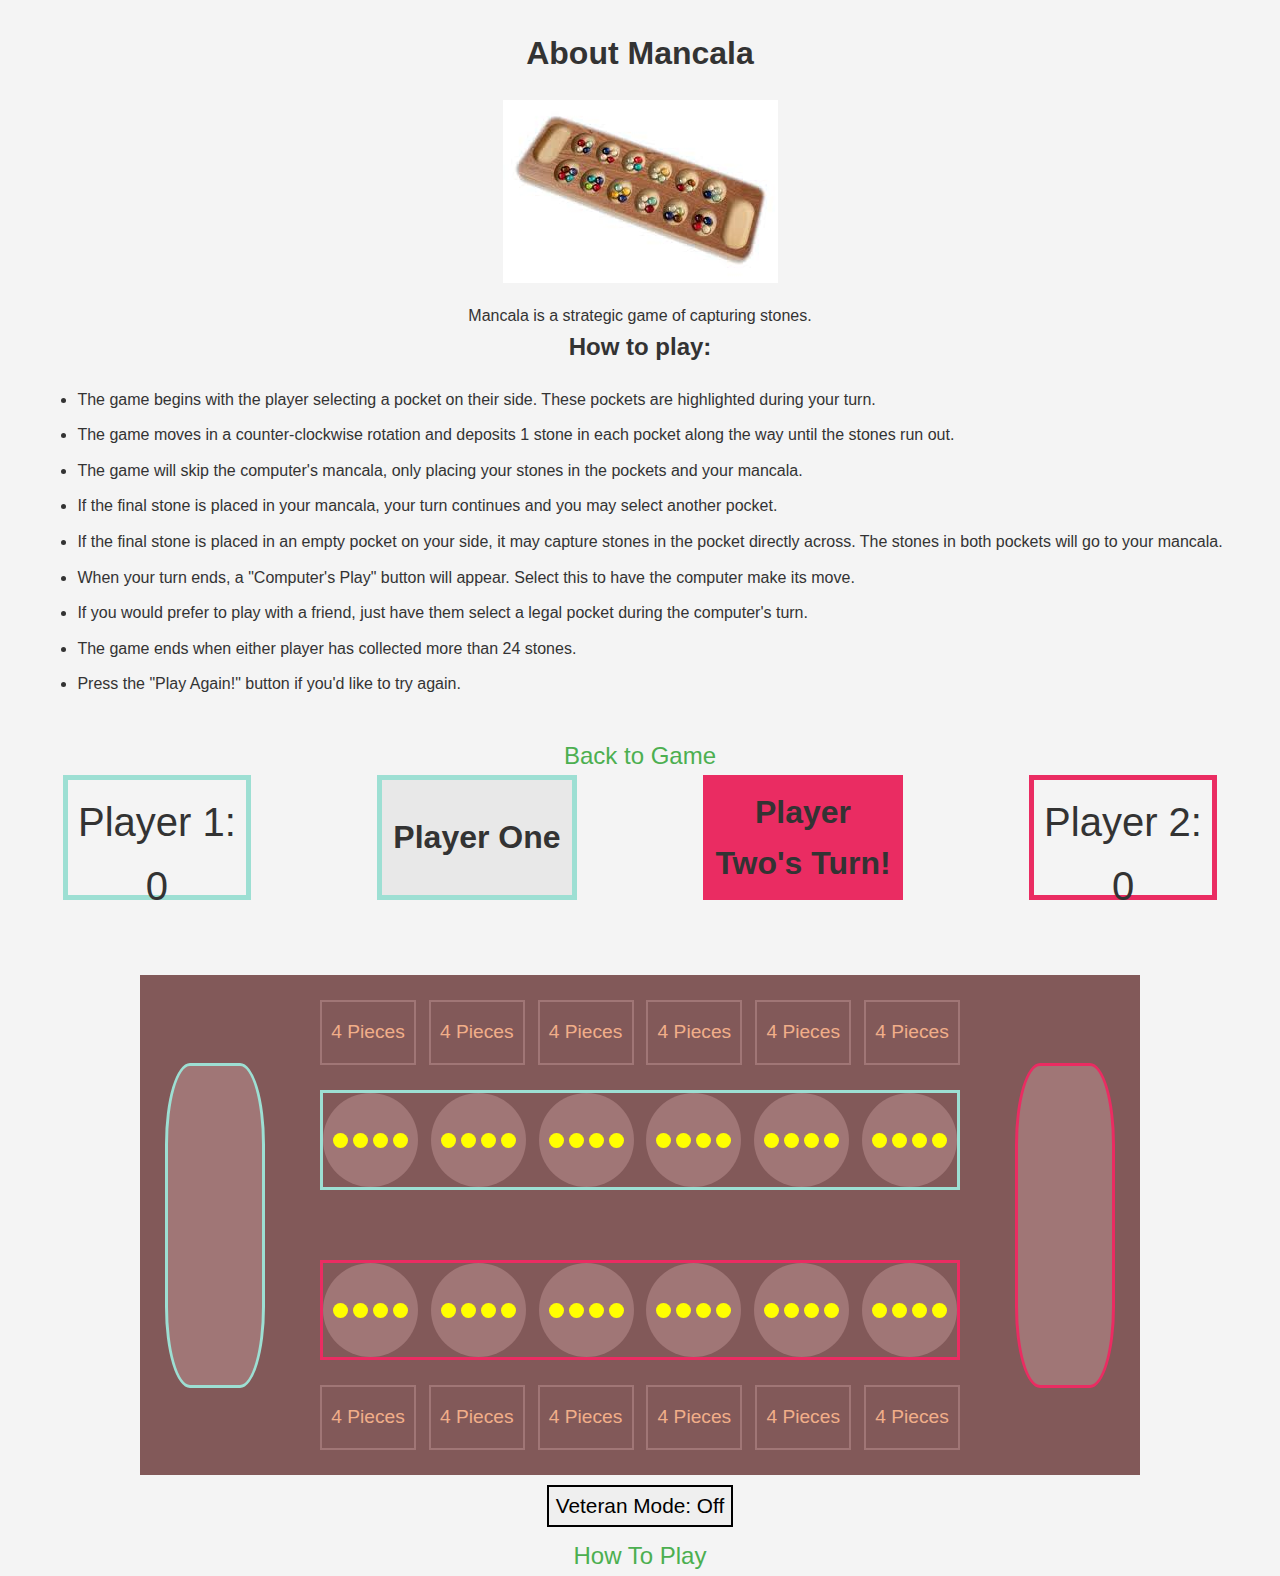
<file: index.html>
<!DOCTYPE html>
<html lang="en">
<head>
  <meta charset="UTF-8">
  <meta name="viewport" content="width=device-width, initial-scale=1.0">
  <title>Mancala Game</title>
  <link rel="stylesheet" href="styles.css">
</head>
<body>

  <header>
    <nav>
      <a href ="home.html">Home</a>
      <a href="about.html">About</a>
      <a href="mancala.html">Play Mancala</a>
    </nav>
  </header>

  <h1>Mancala Game</h1>

  <!--HOME PAGE-->

  <section id="home" class="home-section">
    <div class="marquee">
        <span>Welcome to the Mancala Game! Gather your friends and family for a fun experience.</span>
    </div>

    <img src="download.jpeg" alt="Mancala Game Image" class="home-image">

    <h2 class="home-title">Welcome to Mancala Game!</h2>
    <p class="home-description">
        Experience the ancient game of Mancala. Gather your friends and family for a fun and strategic gameplay!
    </p>
    <p class="home-description">
        Get ready to challenge yourself and improve your skills. Have fun!
    </p>

    <a href="mancala.html" class="cta-button">Start Playing Now</a>
</section>

<!--ABOUT Page-->
<h1>About Mancala</h1>
<img src="download.jpeg" alt="Mancala Board">

<p>Mancala is a strategic game of capturing stones.</p>
<h2>How to play:</h2>
<ul class="instructions">
    <li>The game begins with the player selecting a pocket on their side. These pockets are highlighted during your turn.</li>
    <li>The game moves in a counter-clockwise rotation and deposits 1 stone in each pocket along the way until the stones run out.</li>
    <li>The game will skip the computer's mancala, only placing your stones in the pockets and your mancala.</li>
    <li>If the final stone is placed in your mancala, your turn continues and you may select another pocket.</li>
    <li>If the final stone is placed in an empty pocket on your side, it may capture stones in the pocket directly across. The stones in both pockets will go to your mancala.</li>
    <li>When your turn ends, a "Computer's Play" button will appear. Select this to have the computer make its move.</li>
    <li>If you would prefer to play with a friend, just have them select a legal pocket during the computer's turn.</li>
    <li>The game ends when either player has collected more than 24 stones.</li>
    <li>Press the "Play Again!" button if you'd like to try again.</li>
</ul>
<a href="mancala.html">Back to Game</a><!-- Link back to the game -->



<!--HOW TO PLAY MANCALA GAME-->

<div id="scoreboard">
  <div id="scoreboard-one">
    <p>Player 1:</p>
    <p id="score-one">0</p>
  </div>
  <div class="player-one-display">
    <h1>Player One</h1>
  </div>
  <div class="player-two-display">
    <h1>Player Two</h1>
  </div>
  <div id="scoreboard-two">
    <p>Player 2:</p>
    <p id="score-two">0</p>
  </div>
</div>
<main>
  <div class="board">
    <div class="mancala-one"></div>
    <div class="container">
      <div class="piece-display-one">
        <div class="pocket-one-display"><p></p></div>
        <div class="pocket-two-display"><p></p></div>
        <div class="pocket-three-display"><p></p></div>
        <div class="pocket-four-display"><p></p></div>
        <div class="pocket-five-display"><p></p></div>
        <div class="pocket-six-display"><p></p></div>
      </div>
      <div class="side-one">
        <div class="pocket-one">
          <div class="piece"></div>
          <div class="piece"></div>
          <div class="piece"></div>
          <div class="piece"></div>
        </div>
        <div class="pocket-two">
          <div class="piece"></div>
          <div class="piece"></div>
          <div class="piece"></div>
          <div class="piece"></div>
        </div>
        <div class="pocket-three">
          <div class="piece"></div>
          <div class="piece"></div>
          <div class="piece"></div>
          <div class="piece"></div>
        </div>
        <div class="pocket-four">
          <div class="piece"></div>
          <div class="piece"></div>
          <div class="piece"></div>
          <div class="piece"></div>
        </div>
        <div class="pocket-five">
          <div class="piece"></div>
          <div class="piece"></div>
          <div class="piece"></div>
          <div class="piece"></div>
        </div>
        <div class="pocket-six">
          <div class="piece"></div>
          <div class="piece"></div>
          <div class="piece"></div>
          <div class="piece"></div>
        </div>
      </div>

      <div class="side-two">
        <div class="pocket-seven">
          <div class="piece"></div>
          <div class="piece"></div>
          <div class="piece"></div>
          <div class="piece"></div>
        </div>
        <div class="pocket-eight">
          <div class="piece"></div>
          <div class="piece"></div>
          <div class="piece"></div>
          <div class="piece"></div>
        </div>
        <div class="pocket-nine">
          <div class="piece"></div>
          <div class="piece"></div>
          <div class="piece"></div>
          <div class="piece"></div>
        </div>
        <div class="pocket-ten">
          <div class="piece"></div>
          <div class="piece"></div>
          <div class="piece"></div>
          <div class="piece"></div>
        </div>
        <div class="pocket-eleven">
          <div class="piece"></div>
          <div class="piece"></div>
          <div class="piece"></div>
          <div class="piece"></div>
        </div>
        <div class="pocket-twelve">
          <div class="piece"></div>
          <div class="piece"></div>
          <div class="piece"></div>
          <div class="piece"></div>
        </div>
      </div>
      <div class="piece-display-two">
        <div class="pocket-seven-display"><p></p></div>
        <div class="pocket-eight-display"><p></p></div>
        <div class="pocket-nine-display"><p></p></div>
        <div class="pocket-ten-display"><p></p></div>
        <div class="pocket-eleven-display"><p></p></div>
        <div class="pocket-twelve-display"><p></p></div>
      </div>
    </div>

    <div class="mancala-two"></div>
  </div>
</main>
 <button id="vet-button">Veteran Mode: Off</button>
    <a
      href="https://www.youtube.com/watch?v=-A-djjimCcM&t=41s&ab_channel=MissBrain%27sCoolMathVideos"
    >
      How To Play
    </a>
  

  <script src="script.js"></script>
</body>
</html>
</file>
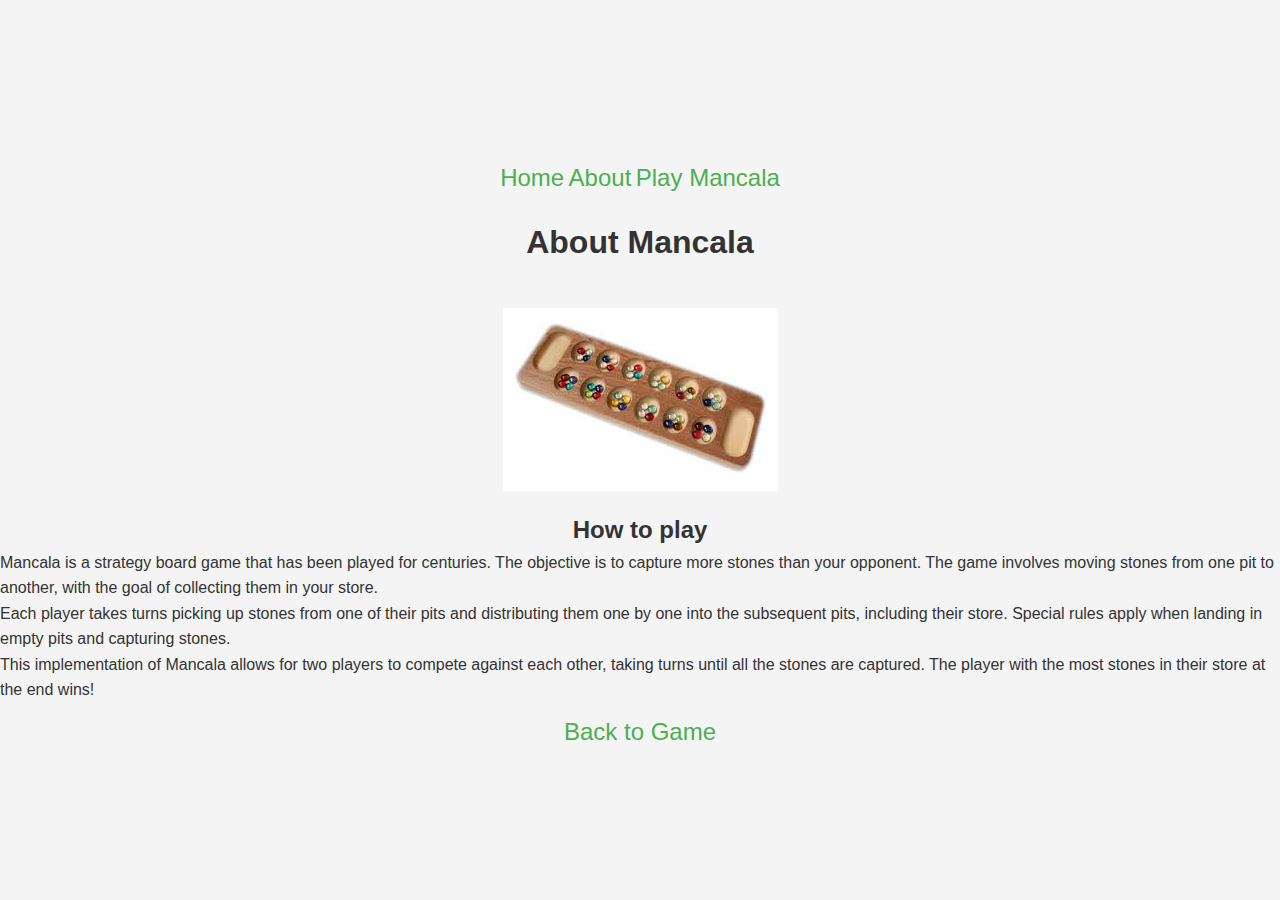
<file: about.html>
<!DOCTYPE html>
<html lang="en">
<head>
    <meta charset="UTF-8">
    <meta name="viewport" content="width=device-width, initial-scale=1.0">
    <title>About Mancala Game</title>
    <link rel="stylesheet" href="styles.css"> <!-- Link to your CSS -->
</head>
<body>
    <header>
        <nav>
            <a href="index.html">Home</a>
            <a href="about.html">About</a>
            <a href="mancala.html">Play Mancala</a>
        </nav>
    </header>

    <h1>About Mancala</h1>
    <img src="download.jpeg" alt="Mancala Board" style="max-width: 100%; height: auto; margin: 20px 0;">
    <h2>How to play</h2>
    <p>Mancala is a strategy board game that has been played for centuries. The objective is to capture more stones than your opponent. The game involves moving stones from one pit to another, with the goal of collecting them in your store.</p>
    <p>Each player takes turns picking up stones from one of their pits and distributing them one by one into the subsequent pits, including their store. Special rules apply when landing in empty pits and capturing stones.</p>
    <p>This implementation of Mancala allows for two players to compete against each other, taking turns until all the stones are captured. The player with the most stones in their store at the end wins!</p>
    <a href="mancala.html">Back to Game</a> <!-- Link back to the game -->
</body>
</html>
</file>
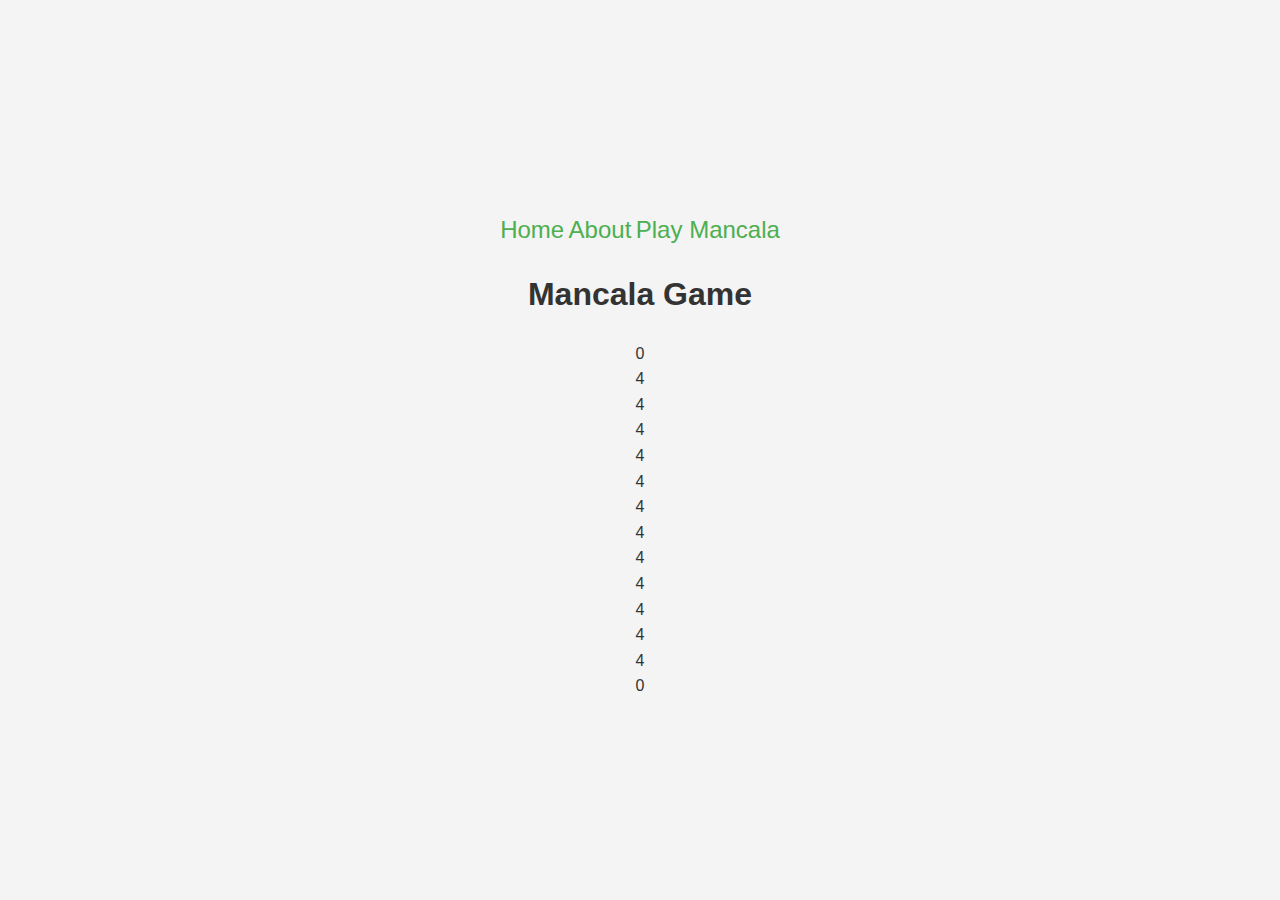
<file: mancala.html>
<!DOCTYPE html>
<html lang="en">
<head>
  <meta charset="UTF-8">
  <meta name="viewport" content="width=device-width, initial-scale=1.0">
  <title>Mancala Game</title>
  <link rel="stylesheet" href="styles.css">
</head>
<body>

<header>
  <nav>
    <a href="index.html">Home</a>
    <a href="about.html">About</a>
    <a href="mancala.html">Play Mancala</a>
  </nav>
</header>

<h1>Mancala Game</h1>

<div class="mancala-board">
  <!-- Player 2 Store -->
  <div class="store" id="store2">0</div>

  <!-- Player 2's pockets -->
  <div class="row">
    <div class="pocket" id="p2-pocket6">4</div>
    <div class="pocket" id="p2-pocket5">4</div>
    <div class="pocket" id="p2-pocket4">4</div>
    <div class="pocket" id="p2-pocket3">4</div>
    <div class="pocket" id="p2-pocket2">4</div>
    <div class="pocket" id="p2-pocket1">4</div>
  </div>

  <!-- Player 1's pockets -->
  <div class="row">
    <div class="pocket" id="p1-pocket1">4</div>
    <div class="pocket" id="p1-pocket2">4</div>
    <div class="pocket" id="p1-pocket3">4</div>
    <div class="pocket" id="p1-pocket4">4</div>
    <div class="pocket" id="p1-pocket5">4</div>
    <div class="pocket" id="p1-pocket6">4</div>
  </div>

  <!-- Player 1 Store -->
  <div class="store" id="store1">0</div>
</div>

<script src="script.js"></script>
</body>
</html>
</file>
<file: styles.css>
/* General Reset */
* {
  margin: 0;
  padding: 0;
  box-sizing: border-box;

}

/* Body Styles */
body {
  font-family: Arial, sans-serif;
  line-height: 1.6;
  background-color: #f4f4f4;
  color: #333;
  scroll-behavior: smooth; /* Enable smooth scrolling */
 
}

/* Home Section */
.home-section {
  text-align: center;
  padding: 20px;
  background-color: #fff;
  margin-bottom: 20px; /* Add margin for better separation */
}

.marquee {
  background: #4CAF50;
  color: white;
  padding: 10px 0;
  font-weight: bold;
  animation: marquee 10s linear infinite;
}

@keyframes marquee {
  0% { transform: translate(100%, 0); }
  100% { transform: translate(-100%, 0); }
}

.home-image {
  max-width: 100%;
  height: auto;
  margin: 20px 0;
}

.home-title {
  font-size: 2em;
  margin: 10px 0;
}

.home-description {
  font-size: 1.1em;
  margin: 10px 0;
}

.cta-button {
  display: inline-block;
  padding: 10px 20px;
  background-color: #4CAF50;
  color: white;
  text-decoration: none;
  border-radius: 5px;
  margin-top: 20px;
}

.cta-button:hover {
  background-color: #45a049;
}

/* About Page Styles */
h1 {
  text-align: center;
  margin: 20px 0;
}

img {
  max-width: 100%;
  height: auto;
  display: block;
  margin: 0 auto 20px;
}

.instructions {
  list-style-type: disc;
  padding-left: 20px;
  margin: 20px 0;
}

.instructions li {
  margin-bottom: 10px;
}

a {
  display: inline-block;
  margin-top: 20px;
  color: #4CAF50;
  text-decoration: none;
}

a:hover {
  text-decoration: underline;
}

/* Responsive Styles */
@media (max-width: 600px) {
  .home-title {
      font-size: 1.5em;
  }

  .home-description {
      font-size: 1em;
  }

  .cta-button {
      padding: 8px 15px;
  }
}









* {
  margin: 0;
  padding: 0;
  box-sizing: border-box;
}

body {
  display: flex;
  flex-direction: column;
  justify-content: center;
  align-items: center;
  width: 100vw;
  height: 100vh;
}

main {
  height: 500px;
  width: 1000px;
}

/* Player and scoreboard displays below */

.player-one-display,
.player-two-display {
  width: 200px;
  height: 100%;
  display: flex;
  justify-content: center;
  align-items: center;
  background-color: #e8e8e8;
  text-align: center;
}

.player-one-display {
  border: 5px solid #9ddfd3;
}

.player-two-display {
  border: 5px solid #ea2c62;
}

#scoreboard {
  display: flex;
  justify-content: space-around;
  align-items: center;
  width: 100vw;
  height: 125px;
  margin-bottom: 75px;
}

#scoreboard-one {
  height: 100%;
  display: flex;
  flex-direction: column;
  align-items: center;
  border: 5px solid #9ddfd3;
  padding: 10px;
}

#scoreboard-two {
  height: 100%;
  display: flex;
  flex-direction: column;
  align-items: center;
  border: 5px solid #ea2c62;
  padding: 10px;
}

#scoreboard-one > p,
#scoreboard-two > p {
  font-size: 2.5em;
}

/* Player and scoreboard displays above */

.board {
  width: 1000px;
  height: 500px;
  background-color: #825959;
  display: flex;
  justify-content: center;
  align-items: center;
}

.container {
  padding: 0 3%;
  width: 70%;
  height: 100%;
  display: flex;
  flex-direction: column;
  justify-content: center;
}

.side-one {
  border-style: solid;
  border-color: #9ddfd3;
}

.side-two {
  margin-top: 70px;
  border-style: solid;
  border-color: #ea2c62;
}

.side-one,
.side-two {
  width: 100%;
  height: 100px;
  display: flex;
  justify-content: space-between;
}

/* these are the pockets */
.side-one > div,
.side-two > div {
  width: 15%;
  height: 100%;
  background-color: #a07676;
  border-radius: 50%;
  display: flex;
  justify-content: center;
  align-items: center;
  flex-wrap: wrap;
  cursor: pointer;
}

/* Piece display below */

.piece-display-one,
.piece-display-two {
  width: 100%;
  height: 13%;
  display: flex;
  justify-content: space-between;
  align-items: center;
}

.piece-display-one {
  margin-bottom: 25px;
}

.piece-display-two {
  margin-top: 25px;
}

.piece-display-one > div,
.piece-display-two > div {
  width: 15%;
  height: 100%;
  border: 2px solid #a07676;
  display: flex;
  justify-content: center;
  align-items: center;
  text-align: center;
  font-size: 1.2em;
  color: #f1ae89;
}

/* Piece display above */

/* these are the pieces inside the pockets */
.piece {
  height: 15px;
  width: 15px;
  margin: 2.5px;
  border-radius: 100%;
  background-color: yellow;
}

.mancala-one,
.mancala-two {
  margin: 0 2.5%;
  width: 10%;
  height: 65%;
  border: 1px solid black;
  background-color: #a07676;
  border-radius: 25%;
  display: flex;
  flex-direction: column;
  flex-wrap: wrap;
  align-items: center;
}

.mancala-one {
  border: 3px solid #9ddfd3;
}

.mancala-two {
  border: 3px solid #ea2c62;
}

.winnerContainerDiv {
  margin: 50px;
}

.playAgainDivs {
  font-size: 2em;
  padding: 15px;
  margin: 0;
  display: flex;
  justify-content: center;
  align-items: center;
  border: 3px solid black;
}

#vet-button {
  margin-top: 10px;
  border-style: solid;
  padding: 7px;
  font-size: 1.3em;
}

a {
  font-size: 1.5em;
  margin-top: 10px;
}

@media (max-width: 1000px) {
  body {
    height: 1300px;
    display: flex;
    flex-direction: column;
    justify-content: center;
    align-items: center;
    overflow: visible;
  }

  a {
    position: absolute;
    top: 25px;
    font-size: 1.5em;
  }

  #vet-button {
    position: absolute;
    top: 55px;
  }

  .winnerContainerDiv {
    position: absolute;
    top: 385px;
    left: calc(50% - 250px);
    z-index: 1;
    width: 500px;
    height: auto;
    margin: 0;
    flex-direction: row;
    justify-content: center;
    align-items: center;
    opacity: 90%;
  }

  .playAgainDivs:first-child,
  .playAgainDivs:last-child {
    width: 150px;
    height: 150px;
  }

  .playAgainDivs:nth-child(2n + 2) {
    width: 200px;
    height: 150px;
  }

  #scoreboard {
    flex-direction: column;
    height: auto;
    margin-bottom: 250px;
    margin-top: -28px;
  }

  #scoreboard > div {
    width: 500px;
  }

  #scoreboard-one,
  #scoreboard-two {
    flex-direction: row;
    justify-content: space-around;
  }

  main {
    transform: rotate(90deg);
  }

  .piece-display-one > div p,
  .piece-display-two > div p {
    transform: rotate(270deg);
    padding: 0 20px;
  }
}
</file>
